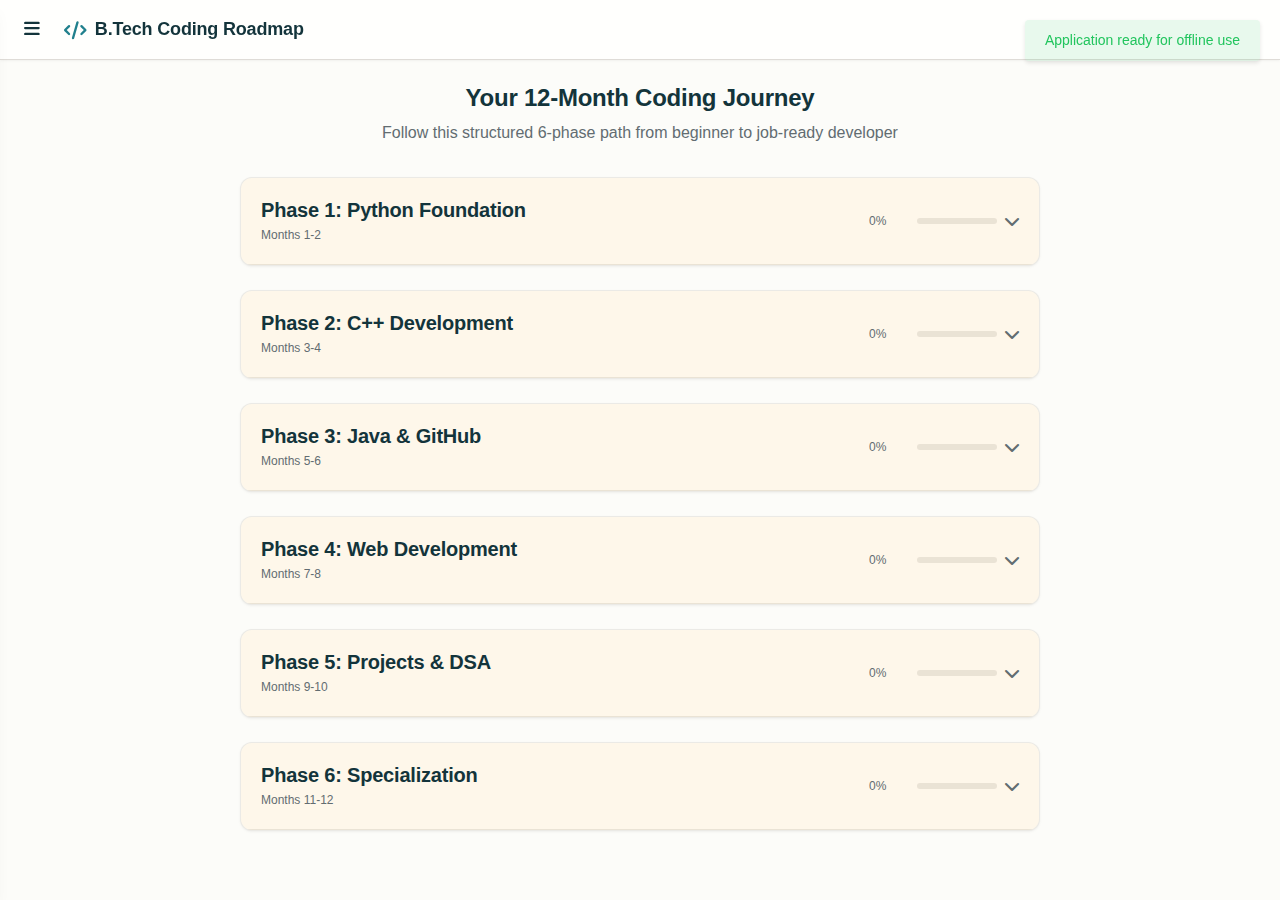
<file: index.html>
<!DOCTYPE html>
<html lang="en">
<head>
    <meta charset="UTF-8">
    <meta name="viewport" content="width=device-width, initial-scale=1.0">
    <meta name="description" content="B.Tech Coding Roadmap - A comprehensive 12-month learning journey for aspiring developers">
    <title>B.Tech Coding Roadmap</title>
    <link rel="stylesheet" href="style.css">
    <link href="https://cdnjs.cloudflare.com/ajax/libs/font-awesome/6.0.0/css/all.min.css" rel="stylesheet">
</head>
<body>
    <a href="#main-content" class="skip-link">Skip to main content</a>
    <!-- Top Navigation Bar -->
    <nav class="navbar">
        <div class="navbar-content">
            <button class="hamburger-btn" id="hamburger-btn" aria-label="Toggle menu">
                <i class="fas fa-bars"></i>
            </button>
            <h1 class="app-title">
                <i class="fas fa-code"></i>
                B.Tech Coding Roadmap
            </h1>
        </div>
    </nav>

    <!-- Side Drawer Overlay -->
    <div class="drawer-overlay" id="drawer-overlay"></div>

    <!-- Side Drawer -->
    <aside class="side-drawer" id="side-drawer" aria-label="Main navigation">
        <div class="drawer-header">
            <h2>Navigation</h2>
            <button class="close-drawer-btn" id="close-drawer-btn" aria-label="Close menu">
                <i class="fas fa-times" aria-hidden="true"></i>
            </button>
        </div>
        <nav class="drawer-nav" role="navigation" aria-label="Main">
            <a href="#roadmap" class="nav-item active" data-panel="roadmap">
                <i class="fas fa-road"></i>
                <span>Roadmap</span>
            </a>
            <a href="#career-tracks" class="nav-item" data-panel="career-tracks">
                <i class="fas fa-briefcase"></i>
                <span>Career Tracks</span>
            </a>
            <a href="#hackathon-calendar" class="nav-item" data-panel="hackathon-calendar">
                <i class="fas fa-trophy"></i>
                <span>Hackathon Calendar</span>
            </a>
            <a href="#resources-hub" class="nav-item" data-panel="resources-hub">
                <i class="fas fa-book"></i>
                <span>Resources Hub</span>
            </a>
            <a href="#time-management" class="nav-item" data-panel="time-management">
                <i class="fas fa-clock"></i>
                <span>Time Management</span>
            </a>
        </nav>
    </aside>

    <!-- Main Content Area -->
    <main class="main-content" id="main-content" role="main">
        <div class="container">
            <!-- Roadmap View -->
            <section id="roadmap-view" class="panel-content active" role="tabpanel" aria-labelledby="roadmap-tab">
                <div class="section-header">
                    <h2>Your 12-Month Coding Journey</h2>
                    <p>Follow this structured 6-phase path from beginner to job-ready developer</p>
                </div>
                <div class="roadmap-phases" id="roadmap-phases">
                    <!-- Phases will be dynamically generated -->
                </div>
            </section>

            <!-- Career Tracks View -->
            <section id="career-tracks-view" class="panel-content">
                <div class="section-header">
                    <h2>Choose Your Career Path</h2>
                    <p>Compare specialized tracks to find your perfect tech career match</p>
                </div>
                <div class="career-tracks-grid" id="career-tracks-grid">
                    <!-- Career tracks will be dynamically generated -->
                </div>
            </section>

            <!-- Hackathon Calendar View -->
            <section id="hackathon-calendar-view" class="panel-content">
                <div class="section-header">
                    <h2>Upcoming Hackathons 2025</h2>
                    <p>Don't miss these amazing opportunities to showcase your skills</p>
                </div>
                <div class="hackathons-table-container">
                    <table class="hackathons-table" id="hackathons-table">
                        <thead>
                            <tr>
                                <th>Date</th>
                                <th>Event</th>
                                <th>Location</th>
                                <th>Prize</th>
                            </tr>
                        </thead>
                        <tbody id="hackathons-tbody">
                            <!-- Hackathons will be dynamically generated -->
                        </tbody>
                    </table>
                </div>
            </section>

            <!-- Resources Hub View -->
            <section id="resources-hub-view" class="panel-content">
                <div class="section-header">
                    <h2>Learning Resources Hub</h2>
                    <p>Curated collection of platforms, tutorials, and tools for your coding journey</p>
                </div>
                <div class="resources-tabs">
                    <button class="tab-btn active" data-tab="platforms">
                        <i class="fas fa-laptop-code"></i>
                        Platforms
                    </button>
                    <button class="tab-btn" data-tab="cheat-sheets">
                        <i class="fas fa-file-alt"></i>
                        Cheat Sheets
                    </button>
                    <button class="tab-btn" data-tab="courses">
                        <i class="fas fa-graduation-cap"></i>
                        Courses
                    </button>
                </div>
                <div class="resources-content">
                    <div id="platforms-content" class="tab-content active">
                        <div class="resources-grid" id="platforms-grid"></div>
                    </div>
                    <div id="cheat-sheets-content" class="tab-content">
                        <div class="resources-grid" id="cheat-sheets-grid"></div>
                    </div>
                    <div id="courses-content" class="tab-content">
                        <div class="resources-grid" id="courses-grid"></div>
                    </div>
                </div>
            </section>

            <!-- Time Management View -->
            <section id="time-management-view" class="panel-content">
                <div class="section-header">
                    <h2>Time Management & Study Tools</h2>
                    <p>Master your schedule and boost productivity with proven techniques</p>
                </div>
                
                <div class="time-mgmt-grid">
                    <div class="tool-card">
                        <h3><i class="fas fa-clock"></i> Pomodoro Timer</h3>
                        <div class="pomodoro-container">
                            <div class="timer-display" id="timer-display">25:00</div>
                            <div class="timer-controls">
                                <button class="btn btn--primary" id="start-btn">Start</button>
                                <button class="btn btn--secondary" id="stop-btn">Stop</button>
                                <button class="btn btn--outline" id="reset-btn">Reset</button>
                            </div>
                            <div class="timer-status" id="timer-status">Ready to focus!</div>
                        </div>
                    </div>
                    
                    <div class="tool-card">
                        <h3><i class="fas fa-list"></i> Time Management Techniques</h3>
                        <div class="techniques-list" id="techniques-list">
                            <!-- Techniques will be dynamically generated -->
                        </div>
                    </div>
                </div>
            </section>
        </div>
    </main>

    <!-- JSON Data -->
    <script type="application/json" id="app-data">
    {
      "phases": [
        {
          "name": "Phase 1: Python Foundation",
          "duration": "Months 1-2",
          "milestones": [
            "Set up Python & VS Code",
            "Learn syntax: variables, loops, functions",
            "Practice on 50 HackerRank warm-ups",
            "Build CLI grade-tracker project"
          ],
          "resources": [
            {"label": "Python Docs", "url": "https://docs.python.org/3/"},
            {"label": "freeCodeCamp Python Course", "url": "https://www.freecodecamp.org/learn"}
          ],
          "projects": ["Calculator", "Grade Tracker CLI"]
        },
        {
          "name": "Phase 2: C++ Development",
          "duration": "Months 3-4",
          "milestones": [
            "Master basics & STL",
            "Implement 8 classic sorting algorithms",
            "Solve 100 DSA problems on LeetCode",
            "Mini project: Bank Management system"
          ],
          "resources": [
            {"label": "GeeksforGeeks STL", "url": "https://www.geeksforgeeks.org/the-c-standard-template-library-stl/"}
          ],
          "projects": ["Bank Management System"]
        },
        {
          "name": "Phase 3: Java & GitHub",
          "duration": "Months 5-6",
          "milestones": [
            "OOP in Java",
            "Push first 10 commits to GitHub",
            "Build Swing GUI Library App",
            "Complete Java certification on HackerRank"
          ],
          "resources": [
            {"label": "Java Docs", "url": "https://docs.oracle.com/javase/8/docs/"}
          ],
          "projects": ["Library Management GUI"]
        },
        {
          "name": "Phase 4: Web Development",
          "duration": "Months 7-8",
          "milestones": [
            "HTML/CSS fundamentals",
            "JavaScript ES6",
            "React basics",
            "Deploy personal portfolio site"
          ],
          "resources": [
            {"label": "MDN Web Docs", "url": "https://developer.mozilla.org/"}
          ],
          "projects": ["Personal Portfolio Site"]
        },
        {
          "name": "Phase 5: Projects & DSA",
          "duration": "Months 9-10",
          "milestones": [
            "Complete 250 LeetCode problems",
            "Low-level design patterns",
            "Capstone full-stack project",
            "Mock interviews"
          ],
          "resources": [
            {"label": "LeetCode", "url": "https://leetcode.com"}
          ],
          "projects": ["Full-Stack Capstone"]
        },
        {
          "name": "Phase 6: Specialization",
          "duration": "Months 11-12",
          "milestones": [
            "Choose track & enroll in course",
            "Build specialized project",
            "Present portfolio",
            "Apply for internships"
          ],
          "resources": [
            {"label": "Coursera Specializations", "url": "https://www.coursera.org"}
          ],
          "projects": ["AI Mini-project / Secure Web App / Data Analysis Notebook"]
        }
      ],
      "tracks": [
        {
          "name": "Software Development",
          "timeline": "6-12 months",
          "salaryRange": "₹4-15 LPA",
          "keySkills": ["React", "Node.js", "AWS", "System Design"]
        },
        {
          "name": "Cybersecurity",
          "timeline": "8-14 months",
          "salaryRange": "₹5-18 LPA",
          "keySkills": ["Network Security", "Pen-Testing", "SIEM", "CISSP"]
        },
        {
          "name": "Data Science",
          "timeline": "10-16 months",
          "salaryRange": "₹6-20 LPA",
          "keySkills": ["Python", "ML", "Statistics", "Big Data"]
        }
      ],
      "hackathons": [
        {"date": "Mar 2025", "event": "Smart India Hackathon", "location": "Nationwide", "prize": "₹1 Lakh+"},
        {"date": "Apr 2025", "event": "HackIndia 2025", "location": "15 Cities", "prize": "$150k"},
        {"date": "May 17-18 2025", "event": "Goldman Sachs Hackathon", "location": "Virtual", "prize": "Intern Interviews"}
      ],
      "resourcesHub": {
        "platforms": [
          {"label": "LeetCode", "url": "https://leetcode.com"},
          {"label": "HackerRank", "url": "https://www.hackerrank.com"},
          {"label": "GeeksforGeeks", "url": "https://geeksforgeeks.org"}
        ],
        "cheatSheets": [
          {"label": "Python Cheatsheet", "url": "https://www.pythoncheatsheet.org"},
          {"label": "Git Cheatsheet", "url": "https://education.github.com/git-cheat-sheet-education.pdf"}
        ],
        "courses": [
          {"label": "CS50", "url": "https://cs50.harvard.edu"},
          {"label": "Python for Everybody", "url": "https://www.coursera.org/specializations/python"}
        ]
      },
      "timeMgmt": [
        {"technique": "Pomodoro Technique", "description": "25-minute focus + 5-minute break."},
        {"technique": "Eisenhower Matrix", "description": "Prioritize by urgency & importance."},
        {"technique": "Time Blocking", "description": "Allocate fixed blocks for tasks."}
      ]
    }
    </script>

    <script src="error-handler.js"></script>
    <script src="test-utils.js"></script>
    <script src="app.js"></script>

    <!-- Offline support notification -->
    <div id="offline-notification" class="notification" hidden>
        You are currently offline. Some features may be limited.
    </div>

    <!-- Status indicator -->
    <div id="status-indicator" class="status-indicator" hidden>
        <div class="status-message"></div>
    </div>
</body>
</html>
</file>
<file: style.css>
/* Accessibility Improvements */
.skip-link {
    position: absolute;
    top: -40px;
    left: 0;
    background: var(--color-primary);
    color: white;
    padding: 8px;
    z-index: 100;
    transition: top 0.3s;
}

.skip-link:focus {
    top: 0;
}

.notification {
    position: fixed;
    bottom: 20px;
    right: 20px;
    background-color: var(--color-error);
    color: white;
    padding: 1rem;
    border-radius: 4px;
    z-index: 1000;
    animation: slideIn 0.3s ease-out;
}

@keyframes slideIn {
    from { transform: translateY(100%); }
    to { transform: translateY(0); }
}

.status-indicator {
    position: fixed;
    top: 20px;
    right: 20px;
    padding: 10px 20px;
    border-radius: 4px;
    background: var(--color-bg-1);
    color: var(--color-text);
    z-index: 1000;
    box-shadow: 0 2px 4px rgba(0,0,0,0.1);
    animation: slideIn 0.3s ease-out;
}

.status-indicator.success {
    background: rgba(34, 197, 94, 0.1);
    color: rgb(34, 197, 94);
}

.status-indicator.error {
    background: rgba(239, 68, 68, 0.1);
    color: rgb(239, 68, 68);
}

:root {
  /* Primitive Color Tokens */
  --color-white: rgba(255, 255, 255, 1);
  --color-black: rgba(0, 0, 0, 1);
  --color-cream-50: rgba(252, 252, 249, 1);
  --color-cream-100: rgba(255, 255, 253, 1);
  --color-gray-200: rgba(245, 245, 245, 1);
  --color-gray-300: rgba(167, 169, 169, 1);
  --color-gray-400: rgba(119, 124, 124, 1);
  --color-slate-500: rgba(98, 108, 113, 1);
  --color-brown-600: rgba(94, 82, 64, 1);
  --color-charcoal-700: rgba(31, 33, 33, 1);
  --color-charcoal-800: rgba(38, 40, 40, 1);
  --color-slate-900: rgba(19, 52, 59, 1);
  --color-teal-300: rgba(50, 184, 198, 1);
  --color-teal-400: rgba(45, 166, 178, 1);
  --color-teal-500: rgba(33, 128, 141, 1);
  --color-teal-600: rgba(29, 116, 128, 1);
  --color-teal-700: rgba(26, 104, 115, 1);
  --color-teal-800: rgba(41, 150, 161, 1);
  --color-red-400: rgba(255, 84, 89, 1);
  --color-red-500: rgba(192, 21, 47, 1);
  --color-orange-400: rgba(230, 129, 97, 1);
  --color-orange-500: rgba(168, 75, 47, 1);

  /* RGB versions for opacity control */
  --color-brown-600-rgb: 94, 82, 64;
  --color-teal-500-rgb: 33, 128, 141;
  --color-slate-900-rgb: 19, 52, 59;
  --color-slate-500-rgb: 98, 108, 113;
  --color-red-500-rgb: 192, 21, 47;
  --color-red-400-rgb: 255, 84, 89;
  --color-orange-500-rgb: 168, 75, 47;
  --color-orange-400-rgb: 230, 129, 97;

  /* Background color tokens (Light Mode) */
  --color-bg-1: rgba(59, 130, 246, 0.08); /* Light blue */
  --color-bg-2: rgba(245, 158, 11, 0.08); /* Light yellow */
  --color-bg-3: rgba(34, 197, 94, 0.08); /* Light green */
  --color-bg-4: rgba(239, 68, 68, 0.08); /* Light red */
  --color-bg-5: rgba(147, 51, 234, 0.08); /* Light purple */
  --color-bg-6: rgba(249, 115, 22, 0.08); /* Light orange */
  --color-bg-7: rgba(236, 72, 153, 0.08); /* Light pink */
  --color-bg-8: rgba(6, 182, 212, 0.08); /* Light cyan */

  /* Semantic Color Tokens (Light Mode) */
  --color-background: var(--color-cream-50);
  --color-surface: var(--color-cream-100);
  --color-text: var(--color-slate-900);
  --color-text-secondary: var(--color-slate-500);
  --color-primary: var(--color-teal-500);
  --color-primary-hover: var(--color-teal-600);
  --color-primary-active: var(--color-teal-700);
  --color-secondary: rgba(var(--color-brown-600-rgb), 0.12);
  --color-secondary-hover: rgba(var(--color-brown-600-rgb), 0.2);
  --color-secondary-active: rgba(var(--color-brown-600-rgb), 0.25);
  --color-border: rgba(var(--color-brown-600-rgb), 0.2);
  --color-btn-primary-text: var(--color-cream-50);
  --color-card-border: rgba(var(--color-brown-600-rgb), 0.12);
  --color-card-border-inner: rgba(var(--color-brown-600-rgb), 0.12);
  --color-error: var(--color-red-500);
  --color-success: var(--color-teal-500);
  --color-warning: var(--color-orange-500);
  --color-info: var(--color-slate-500);
  --color-focus-ring: rgba(var(--color-teal-500-rgb), 0.4);
  --color-select-caret: rgba(var(--color-slate-900-rgb), 0.8);

  /* Common style patterns */
  --focus-ring: 0 0 0 3px var(--color-focus-ring);
  --focus-outline: 2px solid var(--color-primary);
  --status-bg-opacity: 0.15;
  --status-border-opacity: 0.25;
  --select-caret-light: url("data:image/svg+xml,%3Csvg xmlns='http://www.w3.org/2000/svg' width='16' height='16' viewBox='0 0 24 24' fill='none' stroke='%23134252' stroke-width='2' stroke-linecap='round' stroke-linejoin='round'%3E%3Cpolyline points='6 9 12 15 18 9'%3E%3C/polyline%3E%3C/svg%3E");
  --select-caret-dark: url("data:image/svg+xml,%3Csvg xmlns='http://www.w3.org/2000/svg' width='16' height='16' viewBox='0 0 24 24' fill='none' stroke='%23f5f5f5' stroke-width='2' stroke-linecap='round' stroke-linejoin='round'%3E%3Cpolyline points='6 9 12 15 18 9'%3E%3C/polyline%3E%3C/svg%3E");

  /* RGB versions for opacity control */
  --color-success-rgb: 33, 128, 141;
  --color-error-rgb: 192, 21, 47;
  --color-warning-rgb: 168, 75, 47;
  --color-info-rgb: 98, 108, 113;

  /* Typography */
  --font-family-base: "FKGroteskNeue", "Geist", "Inter", -apple-system,
    BlinkMacSystemFont, "Segoe UI", Roboto, sans-serif;
  --font-family-mono: "Berkeley Mono", ui-monospace, SFMono-Regular, Menlo,
    Monaco, Consolas, monospace;
  --font-size-xs: 11px;
  --font-size-sm: 12px;
  --font-size-base: 14px;
  --font-size-md: 14px;
  --font-size-lg: 16px;
  --font-size-xl: 18px;
  --font-size-2xl: 20px;
  --font-size-3xl: 24px;
  --font-size-4xl: 30px;
  --font-weight-normal: 400;
  --font-weight-medium: 500;
  --font-weight-semibold: 550;
  --font-weight-bold: 600;
  --line-height-tight: 1.2;
  --line-height-normal: 1.5;
  --letter-spacing-tight: -0.01em;

  /* Spacing */
  --space-0: 0;
  --space-1: 1px;
  --space-2: 2px;
  --space-4: 4px;
  --space-6: 6px;
  --space-8: 8px;
  --space-10: 10px;
  --space-12: 12px;
  --space-16: 16px;
  --space-20: 20px;
  --space-24: 24px;
  --space-32: 32px;

  /* Border Radius */
  --radius-sm: 6px;
  --radius-base: 8px;
  --radius-md: 10px;
  --radius-lg: 12px;
  --radius-full: 9999px;

  /* Shadows */
  --shadow-xs: 0 1px 2px rgba(0, 0, 0, 0.02);
  --shadow-sm: 0 1px 3px rgba(0, 0, 0, 0.04), 0 1px 2px rgba(0, 0, 0, 0.02);
  --shadow-md: 0 4px 6px -1px rgba(0, 0, 0, 0.04),
    0 2px 4px -1px rgba(0, 0, 0, 0.02);
  --shadow-lg: 0 10px 15px -3px rgba(0, 0, 0, 0.04),
    0 4px 6px -2px rgba(0, 0, 0, 0.02);
  --shadow-inset-sm: inset 0 1px 0 rgba(255, 255, 255, 0.15),
    inset 0 -1px 0 rgba(0, 0, 0, 0.03);

  /* Animation */
  --duration-fast: 150ms;
  --duration-normal: 250ms;
  --ease-standard: cubic-bezier(0.16, 1, 0.3, 1);

  /* Layout */
  --container-sm: 640px;
  --container-md: 768px;
  --container-lg: 1024px;
  --container-xl: 1280px;
}

/* Dark mode colors */
@media (prefers-color-scheme: dark) {
  :root {
    /* RGB versions for opacity control (Dark Mode) */
    --color-gray-400-rgb: 119, 124, 124;
    --color-teal-300-rgb: 50, 184, 198;
    --color-gray-300-rgb: 167, 169, 169;
    --color-gray-200-rgb: 245, 245, 245;

    /* Background color tokens (Dark Mode) */
    --color-bg-1: rgba(29, 78, 216, 0.15); /* Dark blue */
    --color-bg-2: rgba(180, 83, 9, 0.15); /* Dark yellow */
    --color-bg-3: rgba(21, 128, 61, 0.15); /* Dark green */
    --color-bg-4: rgba(185, 28, 28, 0.15); /* Dark red */
    --color-bg-5: rgba(107, 33, 168, 0.15); /* Dark purple */
    --color-bg-6: rgba(194, 65, 12, 0.15); /* Dark orange */
    --color-bg-7: rgba(190, 24, 93, 0.15); /* Dark pink */
    --color-bg-8: rgba(8, 145, 178, 0.15); /* Dark cyan */
    
    /* Semantic Color Tokens (Dark Mode) */
    --color-background: var(--color-charcoal-700);
    --color-surface: var(--color-charcoal-800);
    --color-text: var(--color-gray-200);
    --color-text-secondary: rgba(var(--color-gray-300-rgb), 0.7);
    --color-primary: var(--color-teal-300);
    --color-primary-hover: var(--color-teal-400);
    --color-primary-active: var(--color-teal-800);
    --color-secondary: rgba(var(--color-gray-400-rgb), 0.15);
    --color-secondary-hover: rgba(var(--color-gray-400-rgb), 0.25);
    --color-secondary-active: rgba(var(--color-gray-400-rgb), 0.3);
    --color-border: rgba(var(--color-gray-400-rgb), 0.3);
    --color-error: var(--color-red-400);
    --color-success: var(--color-teal-300);
    --color-warning: var(--color-orange-400);
    --color-info: var(--color-gray-300);
    --color-focus-ring: rgba(var(--color-teal-300-rgb), 0.4);
    --color-btn-primary-text: var(--color-slate-900);
    --color-card-border: rgba(var(--color-gray-400-rgb), 0.2);
    --color-card-border-inner: rgba(var(--color-gray-400-rgb), 0.15);
    --shadow-inset-sm: inset 0 1px 0 rgba(255, 255, 255, 0.1),
      inset 0 -1px 0 rgba(0, 0, 0, 0.15);
    --button-border-secondary: rgba(var(--color-gray-400-rgb), 0.2);
    --color-border-secondary: rgba(var(--color-gray-400-rgb), 0.2);
    --color-select-caret: rgba(var(--color-gray-200-rgb), 0.8);

    /* Common style patterns - updated for dark mode */
    --focus-ring: 0 0 0 3px var(--color-focus-ring);
    --focus-outline: 2px solid var(--color-primary);
    --status-bg-opacity: 0.15;
    --status-border-opacity: 0.25;
    --select-caret-light: url("data:image/svg+xml,%3Csvg xmlns='http://www.w3.org/2000/svg' width='16' height='16' viewBox='0 0 24 24' fill='none' stroke='%23134252' stroke-width='2' stroke-linecap='round' stroke-linejoin='round'%3E%3Cpolyline points='6 9 12 15 18 9'%3E%3C/polyline%3E%3C/svg%3E");
    --select-caret-dark: url("data:image/svg+xml,%3Csvg xmlns='http://www.w3.org/2000/svg' width='16' height='16' viewBox='0 0 24 24' fill='none' stroke='%23f5f5f5' stroke-width='2' stroke-linecap='round' stroke-linejoin='round'%3E%3Cpolyline points='6 9 12 15 18 9'%3E%3C/polyline%3E%3C/svg%3E");

    /* RGB versions for dark mode */
    --color-success-rgb: var(--color-teal-300-rgb);
    --color-error-rgb: var(--color-red-400-rgb);
    --color-warning-rgb: var(--color-orange-400-rgb);
    --color-info-rgb: var(--color-gray-300-rgb);
  }
}

/* Data attribute for manual theme switching */
[data-color-scheme="dark"] {
  /* RGB versions for opacity control (dark mode) */
  --color-gray-400-rgb: 119, 124, 124;
  --color-teal-300-rgb: 50, 184, 198;
  --color-gray-300-rgb: 167, 169, 169;
  --color-gray-200-rgb: 245, 245, 245;

  /* Colorful background palette - Dark Mode */
  --color-bg-1: rgba(29, 78, 216, 0.15); /* Dark blue */
  --color-bg-2: rgba(180, 83, 9, 0.15); /* Dark yellow */
  --color-bg-3: rgba(21, 128, 61, 0.15); /* Dark green */
  --color-bg-4: rgba(185, 28, 28, 0.15); /* Dark red */
  --color-bg-5: rgba(107, 33, 168, 0.15); /* Dark purple */
  --color-bg-6: rgba(194, 65, 12, 0.15); /* Dark orange */
  --color-bg-7: rgba(190, 24, 93, 0.15); /* Dark pink */
  --color-bg-8: rgba(8, 145, 178, 0.15); /* Dark cyan */
  
  /* Semantic Color Tokens (Dark Mode) */
  --color-background: var(--color-charcoal-700);
  --color-surface: var(--color-charcoal-800);
  --color-text: var(--color-gray-200);
  --color-text-secondary: rgba(var(--color-gray-300-rgb), 0.7);
  --color-primary: var(--color-teal-300);
  --color-primary-hover: var(--color-teal-400);
  --color-primary-active: var(--color-teal-800);
  --color-secondary: rgba(var(--color-gray-400-rgb), 0.15);
  --color-secondary-hover: rgba(var(--color-gray-400-rgb), 0.25);
  --color-secondary-active: rgba(var(--color-gray-400-rgb), 0.3);
  --color-border: rgba(var(--color-gray-400-rgb), 0.3);
  --color-error: var(--color-red-400);
  --color-success: var(--color-teal-300);
  --color-warning: var(--color-orange-400);
  --color-info: var(--color-gray-300);
  --color-focus-ring: rgba(var(--color-teal-300-rgb), 0.4);
  --color-btn-primary-text: var(--color-slate-900);
  --color-card-border: rgba(var(--color-gray-400-rgb), 0.15);
  --color-card-border-inner: rgba(var(--color-gray-400-rgb), 0.15);
  --shadow-inset-sm: inset 0 1px 0 rgba(255, 255, 255, 0.1),
    inset 0 -1px 0 rgba(0, 0, 0, 0.15);
  --color-border-secondary: rgba(var(--color-gray-400-rgb), 0.2);
  --color-select-caret: rgba(var(--color-gray-200-rgb), 0.8);

  /* Common style patterns - updated for dark mode */
  --focus-ring: 0 0 0 3px var(--color-focus-ring);
  --focus-outline: 2px solid var(--color-primary);
  --status-bg-opacity: 0.15;
  --status-border-opacity: 0.25;
  --select-caret-light: url("data:image/svg+xml,%3Csvg xmlns='http://www.w3.org/2000/svg' width='16' height='16' viewBox='0 0 24 24' fill='none' stroke='%23134252' stroke-width='2' stroke-linecap='round' stroke-linejoin='round'%3E%3Cpolyline points='6 9 12 15 18 9'%3E%3C/polyline%3E%3C/svg%3E");
  --select-caret-dark: url("data:image/svg+xml,%3Csvg xmlns='http://www.w3.org/2000/svg' width='16' height='16' viewBox='0 0 24 24' fill='none' stroke='%23f5f5f5' stroke-width='2' stroke-linecap='round' stroke-linejoin='round'%3E%3Cpolyline points='6 9 12 15 18 9'%3E%3C/polyline%3E%3C/svg%3E");

  /* RGB versions for dark mode */
  --color-success-rgb: var(--color-teal-300-rgb);
  --color-error-rgb: var(--color-red-400-rgb);
  --color-warning-rgb: var(--color-orange-400-rgb);
  --color-info-rgb: var(--color-gray-300-rgb);
}

[data-color-scheme="light"] {
  /* RGB versions for opacity control (light mode) */
  --color-brown-600-rgb: 94, 82, 64;
  --color-teal-500-rgb: 33, 128, 141;
  --color-slate-900-rgb: 19, 52, 59;
  
  /* Semantic Color Tokens (Light Mode) */
  --color-background: var(--color-cream-50);
  --color-surface: var(--color-cream-100);
  --color-text: var(--color-slate-900);
  --color-text-secondary: var(--color-slate-500);
  --color-primary: var(--color-teal-500);
  --color-primary-hover: var(--color-teal-600);
  --color-primary-active: var(--color-teal-700);
  --color-secondary: rgba(var(--color-brown-600-rgb), 0.12);
  --color-secondary-hover: rgba(var(--color-brown-600-rgb), 0.2);
  --color-secondary-active: rgba(var(--color-brown-600-rgb), 0.25);
  --color-border: rgba(var(--color-brown-600-rgb), 0.2);
  --color-btn-primary-text: var(--color-cream-50);
  --color-card-border: rgba(var(--color-brown-600-rgb), 0.12);
  --color-card-border-inner: rgba(var(--color-brown-600-rgb), 0.12);
  --color-error: var(--color-red-500);
  --color-success: var(--color-teal-500);
  --color-warning: var(--color-orange-500);
  --color-info: var(--color-slate-500);
  --color-focus-ring: rgba(var(--color-teal-500-rgb), 0.4);

  /* RGB versions for light mode */
  --color-success-rgb: var(--color-teal-500-rgb);
  --color-error-rgb: var(--color-red-500-rgb);
  --color-warning-rgb: var(--color-orange-500-rgb);
  --color-info-rgb: var(--color-slate-500-rgb);
}

/* Base styles */
html {
  font-size: var(--font-size-base);
  font-family: var(--font-family-base);
  line-height: var(--line-height-normal);
  color: var(--color-text);
  background-color: var(--color-background);
  -webkit-font-smoothing: antialiased;
  box-sizing: border-box;
}

body {
  margin: 0;
  padding: 0;
}

*,
*::before,
*::after {
  box-sizing: inherit;
}

/* Typography */
h1,
h2,
h3,
h4,
h5,
h6 {
  margin: 0;
  font-weight: var(--font-weight-semibold);
  line-height: var(--line-height-tight);
  color: var(--color-text);
  letter-spacing: var(--letter-spacing-tight);
}

h1 {
  font-size: var(--font-size-4xl);
}
h2 {
  font-size: var(--font-size-3xl);
}
h3 {
  font-size: var(--font-size-2xl);
}
h4 {
  font-size: var(--font-size-xl);
}
h5 {
  font-size: var(--font-size-lg);
}
h6 {
  font-size: var(--font-size-md);
}

p {
  margin: 0 0 var(--space-16) 0;
}

a {
  color: var(--color-primary);
  text-decoration: none;
  transition: color var(--duration-fast) var(--ease-standard);
}

a:hover {
  color: var(--color-primary-hover);
}

code,
pre {
  font-family: var(--font-family-mono);
  font-size: calc(var(--font-size-base) * 0.95);
  background-color: var(--color-secondary);
  border-radius: var(--radius-sm);
}

code {
  padding: var(--space-1) var(--space-4);
}

pre {
  padding: var(--space-16);
  margin: var(--space-16) 0;
  overflow: auto;
  border: 1px solid var(--color-border);
}

pre code {
  background: none;
  padding: 0;
}

/* Buttons */
.btn {
  display: inline-flex;
  align-items: center;
  justify-content: center;
  padding: var(--space-8) var(--space-16);
  border-radius: var(--radius-base);
  font-size: var(--font-size-base);
  font-weight: 500;
  line-height: 1.5;
  cursor: pointer;
  transition: all var(--duration-normal) var(--ease-standard);
  border: none;
  text-decoration: none;
  position: relative;
}

.btn:focus-visible {
  outline: none;
  box-shadow: var(--focus-ring);
}

.btn--primary {
  background: var(--color-primary);
  color: var(--color-btn-primary-text);
}

.btn--primary:hover {
  background: var(--color-primary-hover);
}

.btn--primary:active {
  background: var(--color-primary-active);
}

.btn--secondary {
  background: var(--color-secondary);
  color: var(--color-text);
}

.btn--secondary:hover {
  background: var(--color-secondary-hover);
}

.btn--secondary:active {
  background: var(--color-secondary-active);
}

.btn--outline {
  background: transparent;
  border: 1px solid var(--color-border);
  color: var(--color-text);
}

.btn--outline:hover {
  background: var(--color-secondary);
}

.btn--sm {
  padding: var(--space-4) var(--space-12);
  font-size: var(--font-size-sm);
  border-radius: var(--radius-sm);
}

.btn--lg {
  padding: var(--space-10) var(--space-20);
  font-size: var(--font-size-lg);
  border-radius: var(--radius-md);
}

.btn--full-width {
  width: 100%;
}

.btn:disabled {
  opacity: 0.5;
  cursor: not-allowed;
}

/* Form elements */
.form-control {
  display: block;
  width: 100%;
  padding: var(--space-8) var(--space-12);
  font-size: var(--font-size-md);
  line-height: 1.5;
  color: var(--color-text);
  background-color: var(--color-surface);
  border: 1px solid var(--color-border);
  border-radius: var(--radius-base);
  transition: border-color var(--duration-fast) var(--ease-standard),
    box-shadow var(--duration-fast) var(--ease-standard);
}

textarea.form-control {
  font-family: var(--font-family-base);
  font-size: var(--font-size-base);
}

select.form-control {
  padding: var(--space-8) var(--space-12);
  -webkit-appearance: none;
  -moz-appearance: none;
  appearance: none;
  background-image: var(--select-caret-light);
  background-repeat: no-repeat;
  background-position: right var(--space-12) center;
  background-size: 16px;
  padding-right: var(--space-32);
}

/* Add a dark mode specific caret */
@media (prefers-color-scheme: dark) {
  select.form-control {
    background-image: var(--select-caret-dark);
  }
}

/* Also handle data-color-scheme */
[data-color-scheme="dark"] select.form-control {
  background-image: var(--select-caret-dark);
}

[data-color-scheme="light"] select.form-control {
  background-image: var(--select-caret-light);
}

.form-control:focus {
  border-color: var(--color-primary);
  outline: var(--focus-outline);
}

.form-label {
  display: block;
  margin-bottom: var(--space-8);
  font-weight: var(--font-weight-medium);
  font-size: var(--font-size-sm);
}

.form-group {
  margin-bottom: var(--space-16);
}

/* Card component */
.card {
  background-color: var(--color-surface);
  border-radius: var(--radius-lg);
  border: 1px solid var(--color-card-border);
  box-shadow: var(--shadow-sm);
  overflow: hidden;
  transition: box-shadow var(--duration-normal) var(--ease-standard);
}

.card:hover {
  box-shadow: var(--shadow-md);
}

.card__body {
  padding: var(--space-16);
}

.card__header,
.card__footer {
  padding: var(--space-16);
  border-bottom: 1px solid var(--color-card-border-inner);
}

/* Status indicators - simplified with CSS variables */
.status {
  display: inline-flex;
  align-items: center;
  padding: var(--space-6) var(--space-12);
  border-radius: var(--radius-full);
  font-weight: var(--font-weight-medium);
  font-size: var(--font-size-sm);
}

.status--success {
  background-color: rgba(
    var(--color-success-rgb, 33, 128, 141),
    var(--status-bg-opacity)
  );
  color: var(--color-success);
  border: 1px solid
    rgba(var(--color-success-rgb, 33, 128, 141), var(--status-border-opacity));
}

.status--error {
  background-color: rgba(
    var(--color-error-rgb, 192, 21, 47),
    var(--status-bg-opacity)
  );
  color: var(--color-error);
  border: 1px solid
    rgba(var(--color-error-rgb, 192, 21, 47), var(--status-border-opacity));
}

.status--warning {
  background-color: rgba(
    var(--color-warning-rgb, 168, 75, 47),
    var(--status-bg-opacity)
  );
  color: var(--color-warning);
  border: 1px solid
    rgba(var(--color-warning-rgb, 168, 75, 47), var(--status-border-opacity));
}

.status--info {
  background-color: rgba(
    var(--color-info-rgb, 98, 108, 113),
    var(--status-bg-opacity)
  );
  color: var(--color-info);
  border: 1px solid
    rgba(var(--color-info-rgb, 98, 108, 113), var(--status-border-opacity));
}

/* Container layout */
.container {
  width: 100%;
  margin-right: auto;
  margin-left: auto;
  padding-right: var(--space-16);
  padding-left: var(--space-16);
}

@media (min-width: 640px) {
  .container {
    max-width: var(--container-sm);
  }
}
@media (min-width: 768px) {
  .container {
    max-width: var(--container-md);
  }
}
@media (min-width: 1024px) {
  .container {
    max-width: var(--container-lg);
  }
}
@media (min-width: 1280px) {
  .container {
    max-width: var(--container-xl);
  }
}

/* Utility classes */
.flex {
  display: flex;
}
.flex-col {
  flex-direction: column;
}
.items-center {
  align-items: center;
}
.justify-center {
  justify-content: center;
}
.justify-between {
  justify-content: space-between;
}
.gap-4 {
  gap: var(--space-4);
}
.gap-8 {
  gap: var(--space-8);
}
.gap-16 {
  gap: var(--space-16);
}

.m-0 {
  margin: 0;
}
.mt-8 {
  margin-top: var(--space-8);
}
.mb-8 {
  margin-bottom: var(--space-8);
}
.mx-8 {
  margin-left: var(--space-8);
  margin-right: var(--space-8);
}
.my-8 {
  margin-top: var(--space-8);
  margin-bottom: var(--space-8);
}

.p-0 {
  padding: 0;
}
.py-8 {
  padding-top: var(--space-8);
  padding-bottom: var(--space-8);
}
.px-8 {
  padding-left: var(--space-8);
  padding-right: var(--space-8);
}
.py-16 {
  padding-top: var(--space-16);
  padding-bottom: var(--space-16);
}
.px-16 {
  padding-left: var(--space-16);
  padding-right: var(--space-16);
}

.block {
  display: block;
}
.hidden {
  display: none;
}

/* Accessibility */
.sr-only {
  position: absolute;
  width: 1px;
  height: 1px;
  padding: 0;
  margin: -1px;
  overflow: hidden;
  clip: rect(0, 0, 0, 0);
  white-space: nowrap;
  border-width: 0;
}

:focus-visible {
  outline: var(--focus-outline);
  outline-offset: 2px;
}

/* Dark mode specifics */
[data-color-scheme="dark"] .btn--outline {
  border: 1px solid var(--color-border-secondary);
}

@font-face {
  font-family: 'FKGroteskNeue';
  src: url('https://r2cdn.perplexity.ai/fonts/FKGroteskNeue.woff2')
    format('woff2');
}

/* END PERPLEXITY DESIGN SYSTEM */
/* Navbar Styles */
.navbar {
  background: var(--color-surface);
  border-bottom: 1px solid var(--color-border);
  box-shadow: var(--shadow-sm);
  position: fixed;
  top: 0;
  left: 0;
  right: 0;
  z-index: 1000;
  height: 60px;
}

.navbar-content {
  display: flex;
  align-items: center;
  gap: var(--space-16);
  padding: 0 var(--space-16);
  height: 100%;
}

.hamburger-btn {
  background: none;
  border: none;
  font-size: var(--font-size-xl);
  color: var(--color-text);
  cursor: pointer;
  padding: var(--space-8);
  border-radius: var(--radius-base);
  transition: background-color var(--duration-fast) var(--ease-standard);
}

.hamburger-btn:hover {
  background: var(--color-secondary);
}

.app-title {
  margin: 0;
  font-size: var(--font-size-xl);
  color: var(--color-text);
  display: flex;
  align-items: center;
  gap: var(--space-8);
}

.app-title i {
  color: var(--color-primary);
}

/* Side Drawer Styles */
.drawer-overlay {
  position: fixed;
  top: 0;
  left: 0;
  right: 0;
  bottom: 0;
  background: rgba(0, 0, 0, 0.5);
  z-index: 1001;
  opacity: 0;
  visibility: hidden;
  transition: all var(--duration-normal) var(--ease-standard);
}

.drawer-overlay.active {
  opacity: 1;
  visibility: visible;
}

.side-drawer {
  position: fixed;
  top: 0;
  left: 0;
  height: 100vh;
  width: 280px;
  background: var(--color-surface);
  border-right: 1px solid var(--color-border);
  box-shadow: var(--shadow-lg);
  z-index: 1002;
  transform: translateX(-100%);
  transition: transform var(--duration-normal) var(--ease-standard);
  overflow-y: auto;
}

.side-drawer.active {
  transform: translateX(0);
}

.drawer-header {
  display: flex;
  justify-content: space-between;
  align-items: center;
  padding: var(--space-20) var(--space-16);
  border-bottom: 1px solid var(--color-border);
  background: var(--color-bg-1);
}

.drawer-header h2 {
  margin: 0;
  font-size: var(--font-size-lg);
  color: var(--color-text);
}

.close-drawer-btn {
  background: none;
  border: none;
  font-size: var(--font-size-lg);
  color: var(--color-text-secondary);
  cursor: pointer;
  padding: var(--space-4);
  border-radius: var(--radius-base);
  transition: all var(--duration-fast) var(--ease-standard);
}

.close-drawer-btn:hover {
  background: var(--color-secondary);
  color: var(--color-text);
}

.drawer-nav {
  padding: var(--space-16) 0;
}

.nav-item {
  display: flex;
  align-items: center;
  gap: var(--space-12);
  padding: var(--space-12) var(--space-16);
  color: var(--color-text-secondary);
  text-decoration: none;
  transition: all var(--duration-fast) var(--ease-standard);
  font-weight: var(--font-weight-medium);
}

.nav-item:hover {
  background: var(--color-secondary);
  color: var(--color-text);
}

.nav-item.active {
  background: var(--color-primary);
  color: var(--color-btn-primary-text);
}

.nav-item i {
  width: 20px;
  text-align: center;
}

/* Main Content Styles */
.main-content {
  margin-top: 60px;
  padding: var(--space-24);
  min-height: calc(100vh - 60px);
}

.container {
  max-width: var(--container-xl);
  margin: 0 auto;
}

.panel-content {
  display: none;
}

.panel-content.active {
  display: block;
  animation: fadeIn var(--duration-normal) var(--ease-standard);
}

.section-header {
  text-align: center;
  margin-bottom: var(--space-32);
}

.section-header h2 {
  margin-bottom: var(--space-8);
  color: var(--color-text);
}

.section-header p {
  color: var(--color-text-secondary);
  font-size: var(--font-size-lg);
}

/* Roadmap Styles */
.roadmap-phases {
  display: grid;
  gap: var(--space-24);
  max-width: 800px;
  margin: 0 auto;
}

.phase-card {
  background: var(--color-surface);
  border-radius: var(--radius-lg);
  border: 1px solid var(--color-card-border);
  box-shadow: var(--shadow-sm);
  overflow: hidden;
  transition: all var(--duration-normal) var(--ease-standard);
}

.phase-card:hover {
  box-shadow: var(--shadow-md);
  transform: translateY(-2px);
}

.phase-header {
  padding: var(--space-20);
  cursor: pointer;
  display: flex;
  justify-content: space-between;
  align-items: center;
  background: var(--color-bg-2);
  border-bottom: 1px solid var(--color-card-border-inner);
}

.phase-info h3 {
  margin: 0 0 var(--space-4) 0;
  color: var(--color-text);
}

.phase-duration {
  font-size: var(--font-size-sm);
  color: var(--color-text-secondary);
  font-weight: var(--font-weight-medium);
}

.phase-progress {
  display: flex;
  align-items: center;
  gap: var(--space-8);
}

.progress-text {
  font-size: var(--font-size-sm);
  color: var(--color-text-secondary);
  min-width: 40px;
}

.progress-bar {
  width: 80px;
  height: 6px;
  background: var(--color-secondary);
  border-radius: var(--radius-full);
  overflow: hidden;
}

.progress-fill {
  height: 100%;
  background: var(--color-primary);
  border-radius: var(--radius-full);
  transition: width var(--duration-normal) var(--ease-standard);
  width: 0%;
}

.expand-icon {
  color: var(--color-text-secondary);
  transition: transform var(--duration-fast) var(--ease-standard);
  font-size: var(--font-size-lg);
}

.phase-card.expanded .expand-icon {
  transform: rotate(180deg);
}

.phase-content {
  max-height: 0;
  overflow: hidden;
  transition: max-height var(--duration-normal) var(--ease-standard);
}

.phase-card.expanded .phase-content {
  max-height: 1000px;
}

.phase-body {
  padding: var(--space-20);
}

.phase-section {
  margin-bottom: var(--space-20);
}

.phase-section:last-child {
  margin-bottom: 0;
}

.phase-section h4 {
  margin: 0 0 var(--space-12) 0;
  display: flex;
  align-items: center;
  gap: var(--space-8);
  color: var(--color-text);
  font-size: var(--font-size-md);
}

.phase-section i {
  color: var(--color-primary);
}

.milestone-list,
.project-list,
.resource-list {
  list-style: none;
  padding: 0;
  margin: 0;
}

.milestone-item,
.project-item,
.resource-item {
  display: flex;
  align-items: flex-start;
  gap: var(--space-12);
  padding: var(--space-8) 0;
}

.milestone-item:not(:last-child),
.project-item:not(:last-child),
.resource-item:not(:last-child) {
  border-bottom: 1px solid var(--color-card-border-inner);
}

.milestone-checkbox,
.project-checkbox {
  width: 18px;
  height: 18px;
  border: 2px solid var(--color-border);
  border-radius: var(--radius-sm);
  cursor: pointer;
  flex-shrink: 0;
  margin-top: 2px;
  transition: all var(--duration-fast) var(--ease-standard);
  position: relative;
  background: var(--color-surface);
}

.milestone-checkbox:hover,
.project-checkbox:hover {
  border-color: var(--color-primary);
}

.milestone-checkbox.checked,
.project-checkbox.checked {
  background: var(--color-primary);
  border-color: var(--color-primary);
}

.milestone-checkbox.checked::after,
.project-checkbox.checked::after {
  content: '✓';
  color: var(--color-btn-primary-text);
  font-size: var(--font-size-sm);
  font-weight: var(--font-weight-bold);
  position: absolute;
  top: 50%;
  left: 50%;
  transform: translate(-50%, -50%);
}

.milestone-text,
.project-text {
  flex: 1;
  color: var(--color-text);
  line-height: var(--line-height-normal);
}

.milestone-item.completed .milestone-text,
.project-item.completed .project-text {
  text-decoration: line-through;
  color: var(--color-text-secondary);
}

.resource-link {
  color: var(--color-primary);
  text-decoration: none;
  font-weight: var(--font-weight-medium);
}

.resource-link:hover {
  color: var(--color-primary-hover);
  text-decoration: underline;
}

/* Career Tracks Styles */
.career-tracks-grid {
  display: grid;
  grid-template-columns: repeat(auto-fit, minmax(300px, 1fr));
  gap: var(--space-24);
}

.career-track {
  background: var(--color-surface);
  border-radius: var(--radius-lg);
  border: 1px solid var(--color-card-border);
  box-shadow: var(--shadow-sm);
  padding: var(--space-24);
  transition: all var(--duration-normal) var(--ease-standard);
}

.career-track:hover {
  box-shadow: var(--shadow-md);
  transform: translateY(-2px);
}

.career-track h3 {
  margin: 0 0 var(--space-12) 0;
  color: var(--color-text);
}

.career-meta {
  display: grid;
  grid-template-columns: 1fr 1fr;
  gap: var(--space-16);
  margin-bottom: var(--space-16);
}

.meta-item {
  text-align: center;
  padding: var(--space-12);
  background: var(--color-bg-3);
  border-radius: var(--radius-base);
}

.meta-label {
  font-size: var(--font-size-xs);
  color: var(--color-text-secondary);
  font-weight: var(--font-weight-medium);
  text-transform: uppercase;
  margin-bottom: var(--space-4);
}

.meta-value {
  font-weight: var(--font-weight-semibold);
  color: var(--color-text);
}

.skills-section h4 {
  margin: 0 0 var(--space-8) 0;
  font-size: var(--font-size-sm);
  color: var(--color-text);
}

.skills-tags {
  display: flex;
  flex-wrap: wrap;
  gap: var(--space-6);
}

.skill-tag {
  padding: var(--space-4) var(--space-8);
  background: var(--color-secondary);
  border-radius: var(--radius-full);
  font-size: var(--font-size-xs);
  font-weight: var(--font-weight-medium);
  color: var(--color-text);
}

/* Hackathons Table Styles */
.hackathons-table-container {
  overflow-x: auto;
  border-radius: var(--radius-lg);
  border: 1px solid var(--color-card-border);
  box-shadow: var(--shadow-sm);
}

.hackathons-table {
  width: 100%;
  border-collapse: collapse;
  background: var(--color-surface);
}

.hackathons-table th,
.hackathons-table td {
  padding: var(--space-16);
  text-align: left;
  border-bottom: 1px solid var(--color-card-border-inner);
}

.hackathons-table th {
  background: var(--color-bg-4);
  color: var(--color-text);
  font-weight: var(--font-weight-semibold);
  font-size: var(--font-size-sm);
  text-transform: uppercase;
}

.hackathons-table td {
  color: var(--color-text);
}

.hackathons-table tbody tr:hover {
  background: var(--color-bg-1);
}

.hackathons-table tbody tr:last-child td {
  border-bottom: none;
}

/* Resources Hub Styles */
.resources-tabs {
  display: flex;
  justify-content: center;
  gap: var(--space-8);
  margin-bottom: var(--space-32);
  border-bottom: 1px solid var(--color-border);
}

.tab-btn {
  background: none;
  border: none;
  padding: var(--space-12) var(--space-20);
  border-radius: var(--radius-base) var(--radius-base) 0 0;
  font-size: var(--font-size-md);
  font-weight: var(--font-weight-medium);
  color: var(--color-text-secondary);
  cursor: pointer;
  transition: all var(--duration-fast) var(--ease-standard);
  display: flex;
  align-items: center;
  gap: var(--space-8);
  position: relative;
  margin-bottom: -1px;
}

.tab-btn:hover {
  background: var(--color-secondary);
  color: var(--color-text);
}

.tab-btn.active {
  background: var(--color-primary);
  color: var(--color-btn-primary-text);
  border-bottom: 2px solid var(--color-primary);
}

.resources-content .tab-content {
  display: none;
}

.resources-content .tab-content.active {
  display: block;
}

.resources-grid {
  display: grid;
  grid-template-columns: repeat(auto-fit, minmax(250px, 1fr));
  gap: var(--space-20);
}

.resource-card {
  background: var(--color-surface);
  border-radius: var(--radius-lg);
  border: 1px solid var(--color-card-border);
  box-shadow: var(--shadow-sm);
  padding: var(--space-20);
  transition: all var(--duration-normal) var(--ease-standard);
  text-align: center;
}

.resource-card:hover {
  box-shadow: var(--shadow-md);
  transform: translateY(-2px);
}

.resource-card h4 {
  margin: 0 0 var(--space-8) 0;
  color: var(--color-text);
}

.resource-link {
  display: inline-flex;
  align-items: center;
  gap: var(--space-8);
  padding: var(--space-8) var(--space-16);
  background: var(--color-primary);
  color: var(--color-btn-primary-text);
  text-decoration: none;
  border-radius: var(--radius-base);
  font-weight: var(--font-weight-medium);
  transition: background-color var(--duration-fast) var(--ease-standard);
}

.resource-link:hover {
  background: var(--color-primary-hover);
}

/* Time Management Styles */
.time-mgmt-grid {
  display: grid;
  grid-template-columns: repeat(auto-fit, minmax(400px, 1fr));
  gap: var(--space-24);
}

.tool-card {
  background: var(--color-surface);
  border-radius: var(--radius-lg);
  border: 1px solid var(--color-card-border);
  box-shadow: var(--shadow-sm);
  padding: var(--space-24);
}

.tool-card h3 {
  margin: 0 0 var(--space-20) 0;
  display: flex;
  align-items: center;
  gap: var(--space-12);
  color: var(--color-text);
}

.tool-card i {
  color: var(--color-primary);
}

/* Pomodoro Timer Styles */
.pomodoro-container {
  text-align: center;
}

.timer-display {
  font-size: var(--font-size-4xl);
  font-weight: var(--font-weight-bold);
  color: var(--color-primary);
  margin-bottom: var(--space-20);
  font-family: var(--font-family-mono);
  letter-spacing: var(--letter-spacing-tight);
}

.timer-display.running {
  animation: pulse 1s infinite;
}

.timer-controls {
  display: flex;
  gap: var(--space-12);
  justify-content: center;
  margin-bottom: var(--space-16);
}

.timer-status {
  color: var(--color-text-secondary);
  font-size: var(--font-size-md);
  font-weight: var(--font-weight-medium);
}

/* Techniques List Styles */
.techniques-list {
  display: flex;
  flex-direction: column;
  gap: var(--space-12);
}

.technique-item {
  padding: var(--space-16);
  background: var(--color-bg-5);
  border-radius: var(--radius-base);
  border: 1px solid var(--color-card-border);
}

.technique-name {
  font-weight: var(--font-weight-semibold);
  color: var(--color-text);
  margin-bottom: var(--space-8);
}

.technique-description {
  color: var(--color-text-secondary);
  font-size: var(--font-size-sm);
  line-height: var(--line-height-normal);
}

/* Responsive Design */
@media (max-width: 768px) {
  .main-content {
    padding: var(--space-16);
  }
  
  .side-drawer {
    width: 100%;
  }
  
  .career-tracks-grid {
    grid-template-columns: 1fr;
  }
  
  .time-mgmt-grid {
    grid-template-columns: 1fr;
  }
  
  .resources-grid {
    grid-template-columns: 1fr;
  }
  
  .resources-tabs {
    flex-direction: column;
    align-items: center;
  }
  
  .tab-btn {
    width: 200px;
    justify-content: center;
  }
  
  .hackathons-table-container {
    font-size: var(--font-size-sm);
  }
  
  .hackathons-table th,
  .hackathons-table td {
    padding: var(--space-8);
  }
}

@media (max-width: 480px) {
  .app-title {
    font-size: var(--font-size-lg);
  }
  
  .timer-display {
    font-size: var(--font-size-3xl);
  }
  
  .timer-controls {
    flex-direction: column;
    align-items: center;
  }
  
  .career-meta {
    grid-template-columns: 1fr;
  }
}

/* Animations */
@keyframes fadeIn {
  from {
    opacity: 0;
    transform: translateY(20px);
  }
  to {
    opacity: 1;
    transform: translateY(0);
  }
}

@keyframes pulse {
  0%, 100% {
    opacity: 1;
  }
  50% {
    opacity: 0.7;
  }
}

/* Utility Classes */
.hidden {
  display: none !important;
}

.text-center {
  text-align: center;
}

.flex {
  display: flex;
}

.flex-center {
  display: flex;
  align-items: center;
  justify-content: center;
}

.gap-8 {
  gap: var(--space-8);
}

.gap-16 {
  gap: var(--space-16);
}

.mb-16 {
  margin-bottom: var(--space-16);
}

.mt-16 {
  margin-top: var(--space-16);
}
</file>
